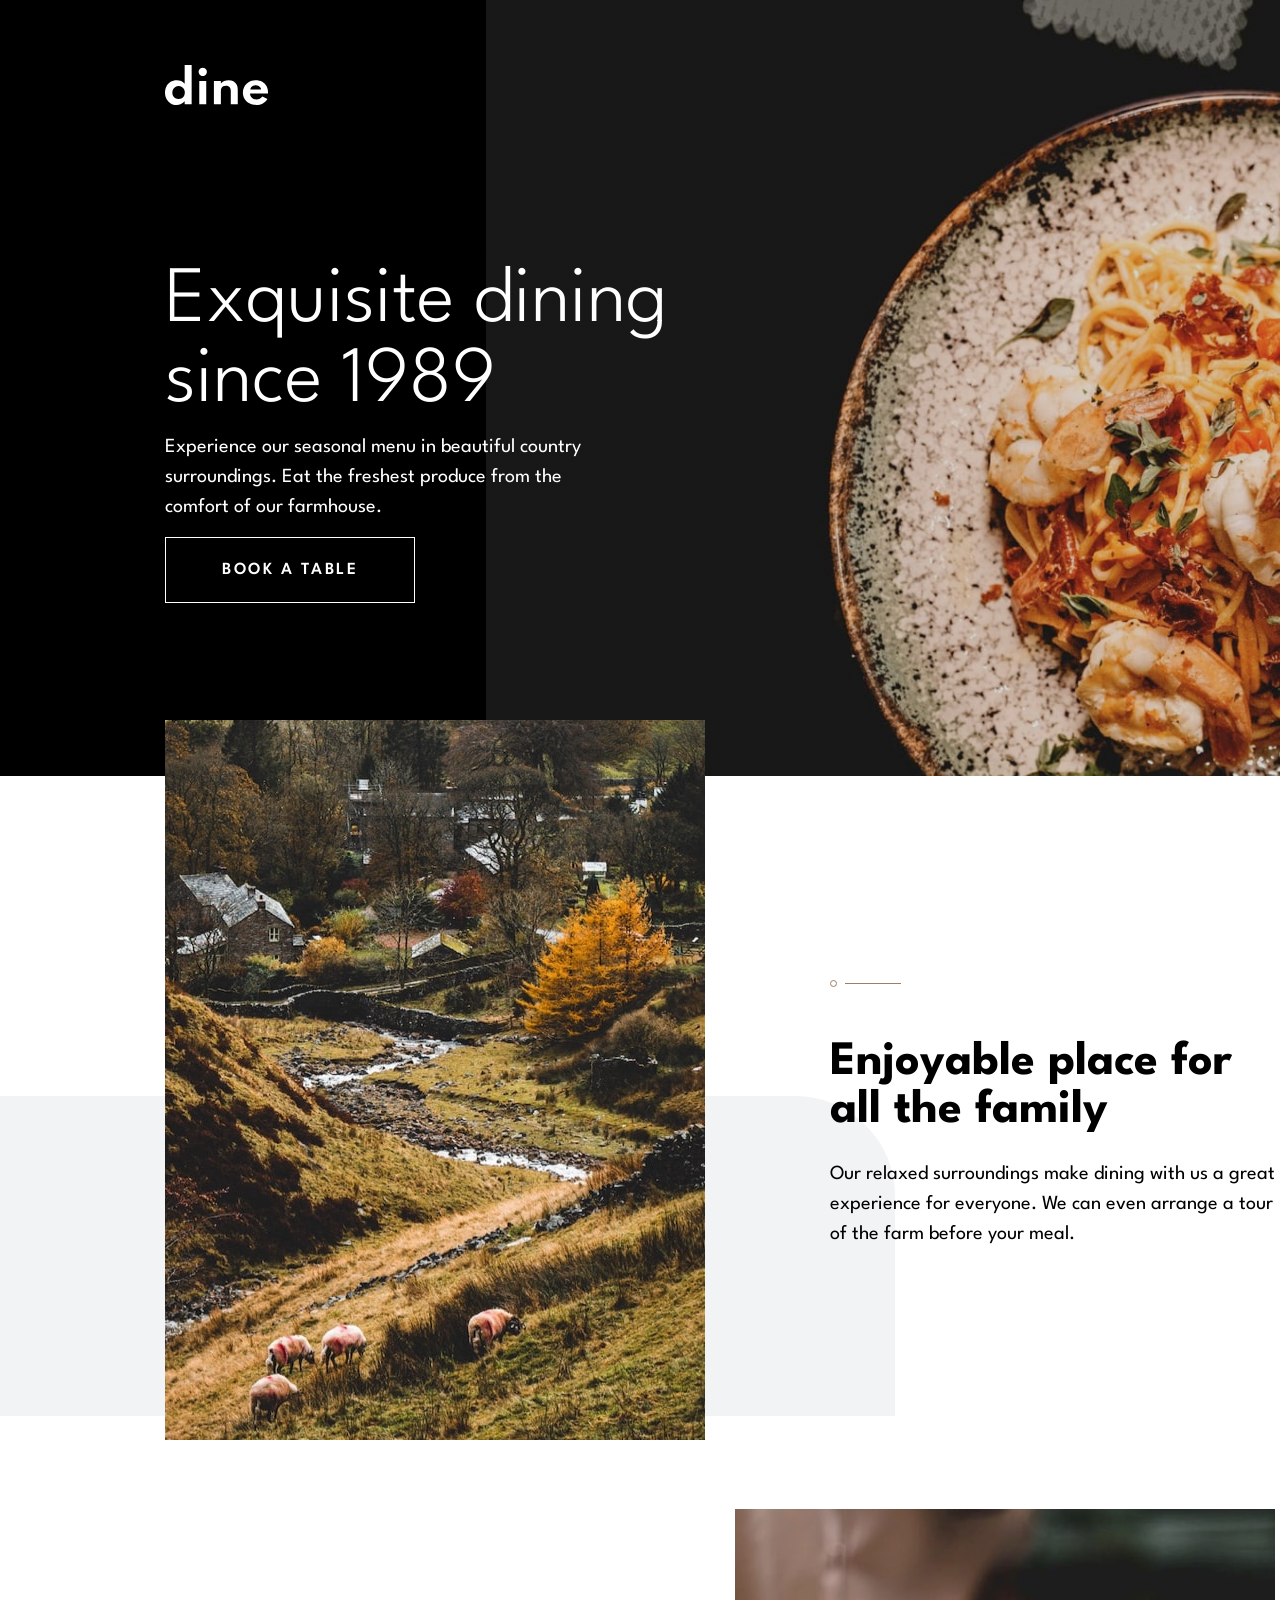
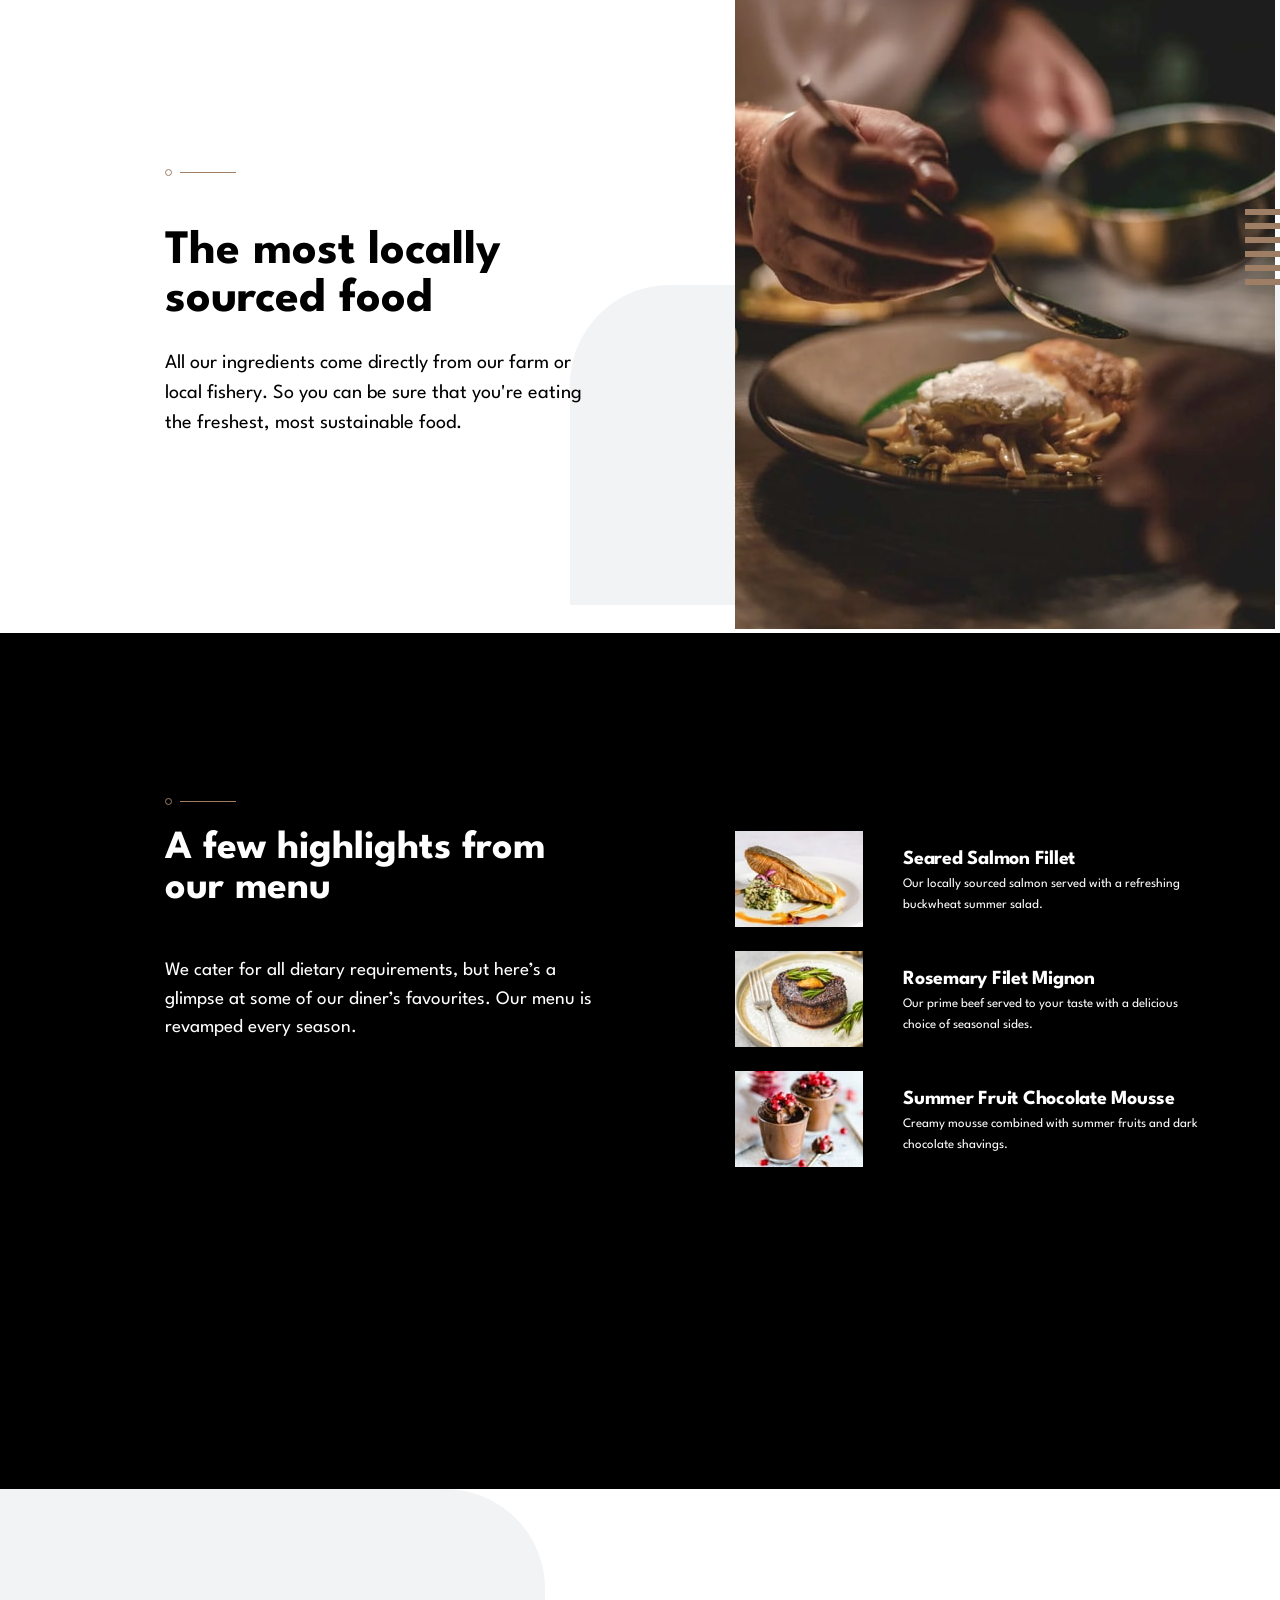
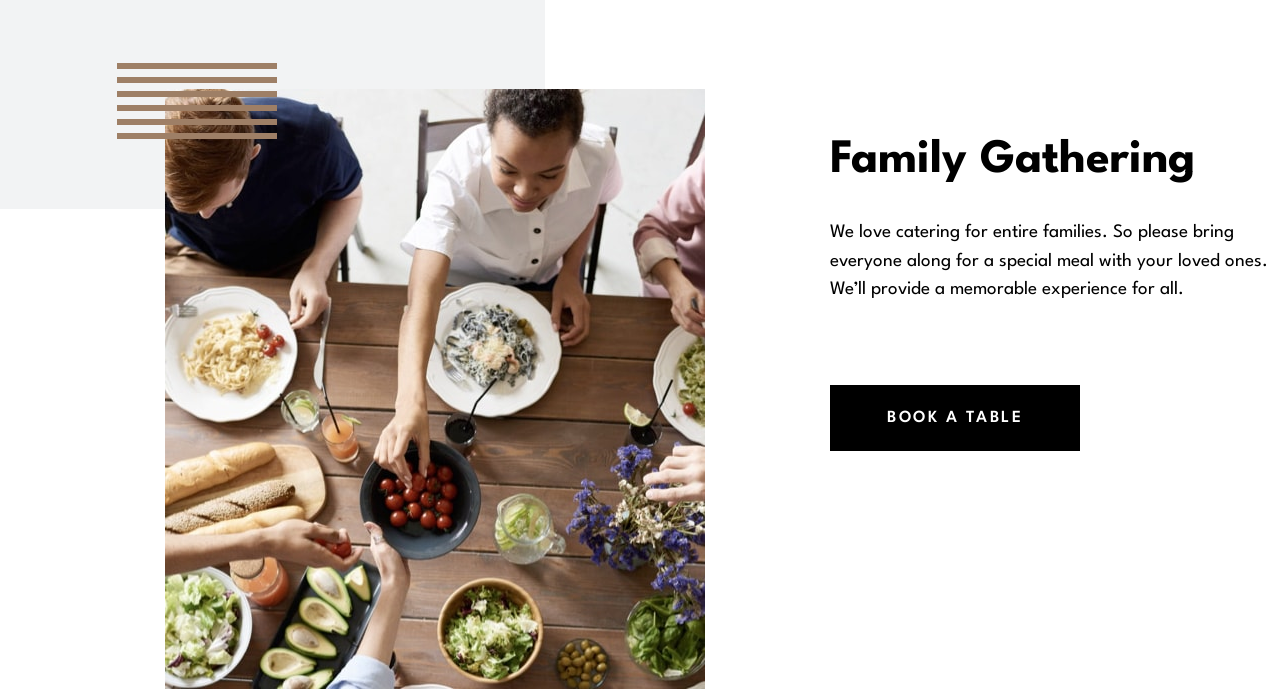
<file: starter-code/index.html>
<!DOCTYPE html>
<html lang="en">

<head>
  <meta charset="UTF-8">
  <meta name="viewport" content="width=device-width, initial-scale=1.0">

  <link rel="icon" type="image/png" sizes="32x32" href="./images/favicon-32x32.png">

  <title>Frontend Mentor | Dine Website Challenge</title>
  <link rel="stylesheet" href="./styles.css">
  <link rel="preconnect" href="https://fonts.googleapis.com">
  <link rel="preconnect" href="https://fonts.gstatic.com" crossorigin>
  <link href="https://fonts.googleapis.com/css2?family=League+Spartan:wght@100..900&display=swap" rel="stylesheet">
</head>

<body>
  <section class="hero">
    <header class="hero-header">
      <div class="logo"><img src="./images/logo.svg" alt="Dine logo"> </div>
      <div class="hero-content">
        <h1>Exquisite dining since 1989</h1>
        <p>Experience our seasonal menu in beautiful country surroundings.
          Eat the freshest produce from the comfort of our farmhouse.
        </p>
        <a href="./booking.html" class="btn">BOOK A TABLE</a>
      </div>
    </header>
  </section>
  <section class="highlights">
    <div class="highlights-item">
      <div class="highlight-image">
        <img src=".\images\homepage\enjoyable-place-desktop.jpg">
      </div>
      <div class="highlight-content">
        <img src=".\images\patterns\pattern-divide.svg">
        <h2>Enjoyable place for all the family</h2>
        <p>Our relaxed surroundings make dining with us a great experience for
          everyone. We can even arrange a tour of the farm before your meal.</p>
      </div>
    </div>
    <div class="highlights-item highlight-item-reversed">
      <div class="highlight-content">
        <img src=".\images\patterns\pattern-divide.svg">
        <h2>The most locally sourced food</h2>
        <p>All our ingredients come directly from our farm or local fishery. So you can be sure that you're eating the
          freshest, most sustainable food.</p>
      </div>
      <div class="highlight-image item-two">
        <div> <img src=".\images\homepage\locally-sourced-desktop.jpg"></div>
        <div class="divide-lines">
          <img src=".\images\patterns\pattern-lines.svg">
        </div>
      </div>
  </section>
  <section class="menu">
    <div class="menu-item">
      <div class="menu-content">
        <div class="line">
          <img src=".\images\patterns\pattern-divide.svg">
        </div>
        <h2>A few highlights from our menu</h2>
        <p>We cater for all dietary requirements, but here’s a glimpse at some of our diner’s favourites. Our menu is
          revamped every season.</p>
      </div>
      <div class="menu-item-list">
        <div class="top-menu">
          <div class="salmon">
            <img src=".\images\homepage\salmon-desktop-tablet.jpg">
          </div>
          <div class="top">
            <h4>Seared Salmon Fillet</h4>
            <p>Our locally sourced salmon served with a refreshing buckwheat summer salad.</p>
          </div>
        </div>
        <div class="middle-menu">
          <div class="Mignon">
            <img src=".\images\homepage\beef-desktop-tablet.jpg">
          </div>
          <div class="middle">
            <h4>Rosemary Filet Mignon</h4>
            <p>Our prime beef served to your taste with a delicious choice of seasonal sides.</p>
          </div>
        </div>
        <div class="bottom-menu">
          <div class="Mousse">
            <img src=".\images\homepage\chocolate-desktop-tablet.jpg">
          </div>
          <div class="bottom">
            <h4>Summer Fruit Chocolate Mousse</h4>
            <p>Creamy mousse combined with summer fruits and dark chocolate shavings.</p>
          </div>
        </div>
      </div>
    </div>
  </section>
  <section class="Family-Gathering">
    <div class="Family-item">
      <div class="Family-image">
        <img src=".\images\homepage\family-gathering-desktop.jpg">
      </div>
      <div class="Family-space">
      <div class="Family-content">
        <h2>Family Gathering</h2>
        <p>We love catering for entire families. So please bring everyone along for a special meal with your loved ones.
          We’ll provide a memorable experience for all.</p>
      </div>
        <a href="./booking.html" class="btn">BOOK A TABLE</a>
        </div>
         <div class="divides-lines">
          <img src=".\images\patterns\pattern-lines.svg">
        </div>
      </div>
    </div>
</body>

</html>
</file>
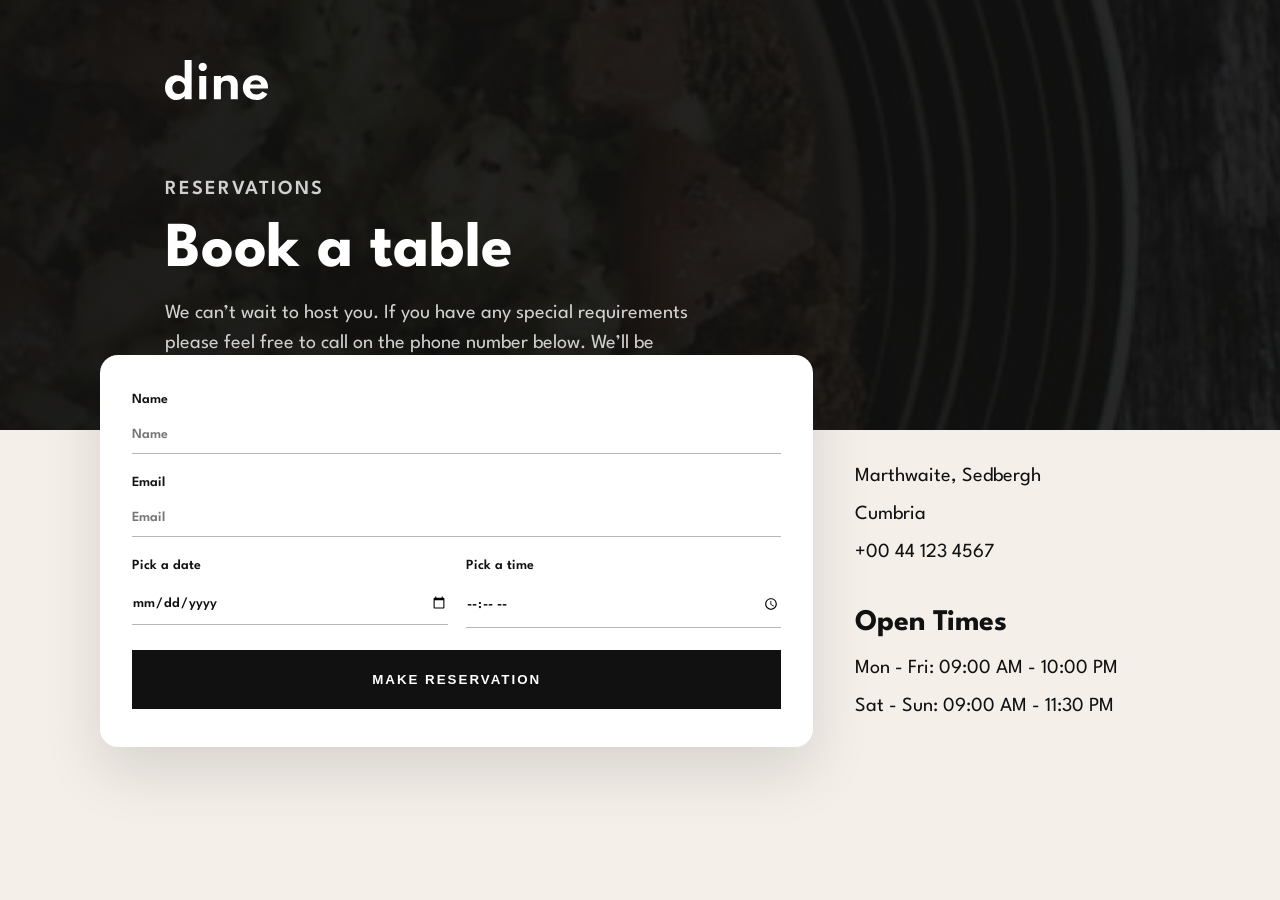
<file: starter-code/booking.html>
<!DOCTYPE html>
<html lang="en">
<head>
  <meta charset="UTF-8">
  <meta name="viewport" content="width=device-width, initial-scale=1.0">

  <link rel="icon" type="image/png" sizes="32x32" href="./images/favicon-32x32.png">
  <link rel="stylesheet" href="./styles.css">
  <link rel="preconnect" href="https://fonts.googleapis.com">
  <link rel="preconnect" href="https://fonts.gstatic.com" crossorigin>
  <link href="https://fonts.googleapis.com/css2?family=League+Spartan:wght@100..900&display=swap" rel="stylesheet">

  <title>Dine | Book a Table</title>
</head>
<body class="booking-page">
  <header class="booking-hero">
    <div class="booking-topbar">
      <a href="./index.html" class="logo-link" aria-label="Go back to home page">
        <img src="./images/logo.svg" alt="Dine logo">
      </a>
    </div>

    <div class="booking-intro">
      <p class="eyebrow">Reservations</p>
      <h1>Book a table</h1>
      <p>We can’t wait to host you. If you have any special requirements please feel free to call on the phone number below. We’ll be happy to accommodate you.</p>
    </div>
  </header>

  <main class="booking-shell">
    <section class="reservation-card" aria-label="Booking form">
      <form class="reservation-form">
        <label class="field">
          <span>Name</span>
          <input type="text" name="name" placeholder="Name" required>
        </label>

        <label class="field">
          <span>Email</span>
          <input type="email" name="email" placeholder="Email" required>
        </label>

        <div class="field-row">
          <label class="field">
            <span>Pick a date</span>
            <input type="date" name="date" required>
          </label>

          <label class="field">
            <span>Pick a time</span>
            <input type="time" name="time" required>
          </label>
        </div>

        <button type="submit" class="primary-btn">Make Reservation</button>
      </form>
    </section>

    <aside class="booking-info" aria-label="Restaurant information">
      <p class="address-line">Marthwaite, Sedbergh</p>
      <p class="address-line">Cumbria</p>
      <p class="address-line">+00 44 123 4567</p>

      <div class="opening-hours">
        <h2>Open Times</h2>
        <p>Mon - Fri: 09:00 AM - 10:00 PM</p>
        <p>Sat - Sun: 09:00 AM - 11:30 PM</p>
      </div>
    </aside>
  </main>
</body>
</html>
</file>
<file: starter-code/styles.css>
* {
    margin: 0;
    padding: 0;
    box-sizing: border-box;
}

body {
    background-color: hsl(0, 69%, 3%);
    font-family: "League Spartan", sans-serif;
}

.hero {
    background-image:

        linear-gradient(to right,
            black 38%,
            rgba(50, 50, 50, 0.2)38%,
            rgba(50, 50, 50, 0.2)100%),
        url("./images/homepage/hero-bg-desktop.jpg");
    background-repeat: no-repeat;
    background-size: cover;

}

.hero-header {
    padding: 65px 0px 198px 165px;
    display: flex;
    flex-direction: column;
    gap: 153px;
}

.hero-content {
    color: white;

    h1 {
        font-size: 80px;
        font-weight: 300;
        line-height: 1;
        width: 508px;
    }

    p {
        margin-top: 10px;
        font-size: 20px;
        font-weight: 400;
        line-height: 1.5;
        width: 445px;
        margin-bottom: 40px;

    }

    .btn {
        text-decoration: none;
        color: white;
        font-size: 17px;
        font-weight: 600;
        line-height: 95%;
        border: 1px solid #FFFFFF;
        padding: 24px 56px;
        letter-spacing: 2.5px;
        text-transform: uppercase;
    }
}

.highlights {
    display: flex;
    flex-direction: column;
    gap: 121px;
    background-color: white;
}

.highlights-item {
    display: flex;
    gap: 125px;
    padding-top: 200px;
    padding-right: 165px;
    padding-left: 165px;
    background-image: url("./images/patterns/pattern-curve-top-right.svg");
    background-repeat: no-repeat;
    background-position: 0px 320px;
}

.highlight-content {
    h2 {
        font-size: 48px;
        font-weight: 700;
        line-height: 1;
        width: 445px;
        margin-top: 48px;
    }

    p {
        font-size: 20px;
        font-weight: 400;
        line-height: 1.5;
        width: 445px;
        margin-top: 24px;
    }

}

.highlight-image {
    margin-top: -256px;
}

.highlight-item-reversed {
    background-image: url("./images/patterns/pattern-curve-top-left.svg");
    background-repeat: no-repeat;
    background-position: 570px 320px;
}

.item-two {
    display: flex;
}

.divide-lines {
    margin-top: 300px;
    margin-left: -30px;
}

.menu {
    display: flex;
    flex-direction: column;
    gap: 121px;
    background-color: black;
    color: #FFFFFF;
}

.menu-item {
    display: flex;
    gap: 125px;
    padding-top: 200px;
    padding-right: 165px;
    padding-left: 165px;
    margin-bottom: 320px;
}

.menu-content {
    width: 445px;
    height: 210px;
    margin-top: -35px;
    display: flex;
    flex-direction: column;
    gap: 24px;

    h2 {
        font-size: 40px;
        font-weight: 700;
        line-height: 1;
        width: 380;
    }

    p {
        font-size: 19px;
        font-weight: 400;
        line-height: 1.5;
        width: 445px;
        margin-top: 24px;
    }
}

.menu-item-list {
    display: flex;
    flex-direction: column;
    align-items: flex-start;
    gap: 24px;

    h4 {
        width: 306px;
        height: 24px;
        font-weight: 700;
        font-size: 20px;
        letter-spacing: -0.25px;
    }

    p {

        width: 300px;
        height: 39px;
        font-weight: 400;
        font-size: 13px;
        line-height: 162.5%;

    }

}

.top-menu {
    display: flex;
    flex-direction: row;
    align-items: center;
    gap: 40px;
    width: 540px;
    height: 96px;
}

.middle-menu {
    display: flex;
    flex-direction: row;
    align-items: center;
    gap: 40px;
    width: 540px;
    height: 96px;
}

.bottom-menu {
    display: flex;
    flex-direction: row;
    align-items: center;
    gap: 40px;
    width: 540px;
    height: 96px;
}

.line {
    display: flex;
}

.Family-Gathering {
    display: flex;
    flex-direction: column;
    gap: 121px;
    background-color: white;
}

.Family-item {
    display: flex;
    gap: 125px;
    padding-top: 200px;
    padding-right: 165px;
    padding-left: 165px;
    background-image: url("./images/patterns/pattern-curve-top-right.svg");
    background-repeat: no-repeat;
    background-position: -350px 0px;
}

.Family-space {
    display: flex;
    flex-direction: column;
    align-items: flex-start;
    padding: 0px;
    gap: 80px;

    h2 {
        font-size: 48px;
        font-weight: 700;
        line-height: 1;
        width: 445px;
        margin-top: 48px;
    }

    p {
        font-size: 19px;
        font-weight: 400;
        line-height: 1.5;
        width: 445px;
        margin-top: 24px;
    }

    .btn {
        text-decoration: none;
        color: white;
        font-size: 17px;
        font-weight: 600;
        line-height: 95%;
        border: 1px solid black;
        padding: 24px 56px;
        letter-spacing: 2.5px;
        text-transform: uppercase;
        background-color: black;
    }
}

.divides-lines {
    margin-top: -26px;
    margin-left: -1283px;
}

.Family-content {
    display: flex;
    flex-direction: column;
    gap: 10px;
}

.booking-page {
    background: #f4efe9;
    color: #111111;
}

.booking-hero {
    background:
        linear-gradient(to right, rgba(17, 17, 17, 0.8), rgba(17, 17, 17, 0.6)),
        url("./images/homepage/ready-bg-desktop.jpg") center/cover no-repeat;
    min-height: 430px;
    padding: 60px 165px 0;
    color: #ffffff;
}

.booking-topbar {
    display: flex;
    align-items: center;
}

.logo-link {
    display: inline-block;
}

.booking-intro {
    max-width: 540px;
    padding-top: 70px;
}

.eyebrow {
    font-size: 14px;
    font-weight: 600;
    letter-spacing: 2px;
    text-transform: uppercase;
    margin-bottom: 18px;
}

.booking-intro h1 {
    font-size: 64px;
    font-weight: 700;
    line-height: 0.9;
    margin-bottom: 18px;
}

.booking-intro p {
    font-size: 20px;
    line-height: 1.5;
    color: rgba(255, 255, 255, 0.8);
}

.booking-shell {
    max-width: 1120px;
    margin: -75px auto 80px;
    padding: 0 20px;
    display: flex;
    align-items: flex-end;
    gap: 42px;
}

.reservation-card {
    flex: 1.6;
    background: #ffffff;
    border-radius: 18px;
    box-shadow: 0 25px 60px rgba(0, 0, 0, 0.12);
    padding: 38px 32px;
}

.reservation-form {
    display: grid;
    gap: 22px;
}

.field-row {
    display: grid;
    grid-template-columns: repeat(2, minmax(0, 1fr));
    gap: 18px;
}

.field {
    display: flex;
    flex-direction: column;
    gap: 10px;
    font-size: 14px;
    font-weight: 600;
    color: #111111;
}

.field input {
    border: none;
    border-bottom: 1px solid rgba(17, 17, 17, 0.3);
    padding: 12px 0;
    font: inherit;
    color: #111111;
    background: transparent;
}

.field input:focus {
    outline: none;
    border-bottom-color: #111111;
}

.primary-btn {
    border: none;
    background: #111111;
    color: #ffffff;
    text-transform: uppercase;
    letter-spacing: 2px;
    font-weight: 600;
    padding: 22px 30px;
    cursor: pointer;
    transition: opacity 0.25s ease;
}

.primary-btn:hover {
    opacity: 0.9;
}

.booking-info {
    flex: 0.8;
    padding: 36px 0 18px;
    color: #111111;
}

.address-line,
.opening-hours p {
    font-size: 20px;
    line-height: 1.5;
    margin-bottom: 8px;
}

.opening-hours {
    margin-top: 42px;
}

.opening-hours h2 {
    font-size: 30px;
    margin-bottom: 16px;
}

@media (max-width: 800px) {
    .booking-hero {
        padding-left: 24px;
        padding-right: 24px;
    }

    .booking-shell {
        flex-direction: column;
        margin-top: -40px;
    }

    .field-row {
        grid-template-columns: 1fr;
    }
}
</file>
